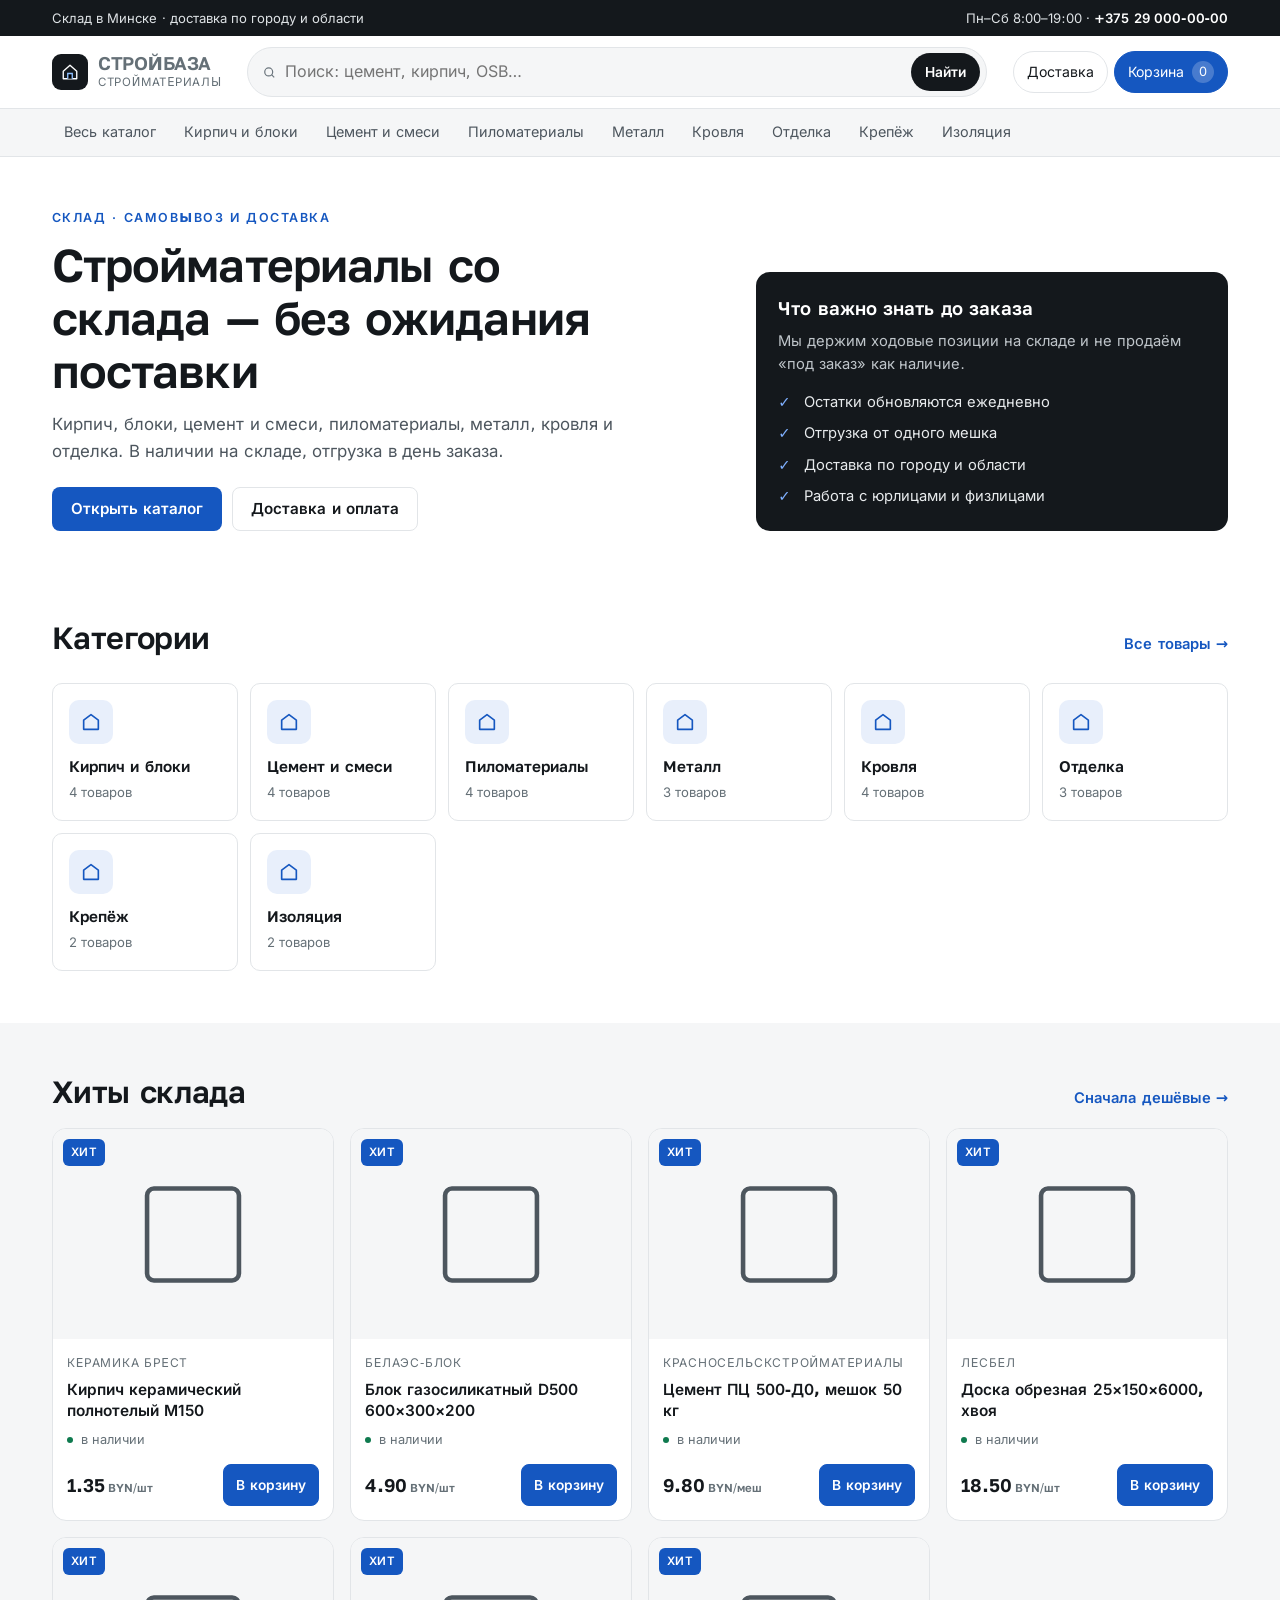
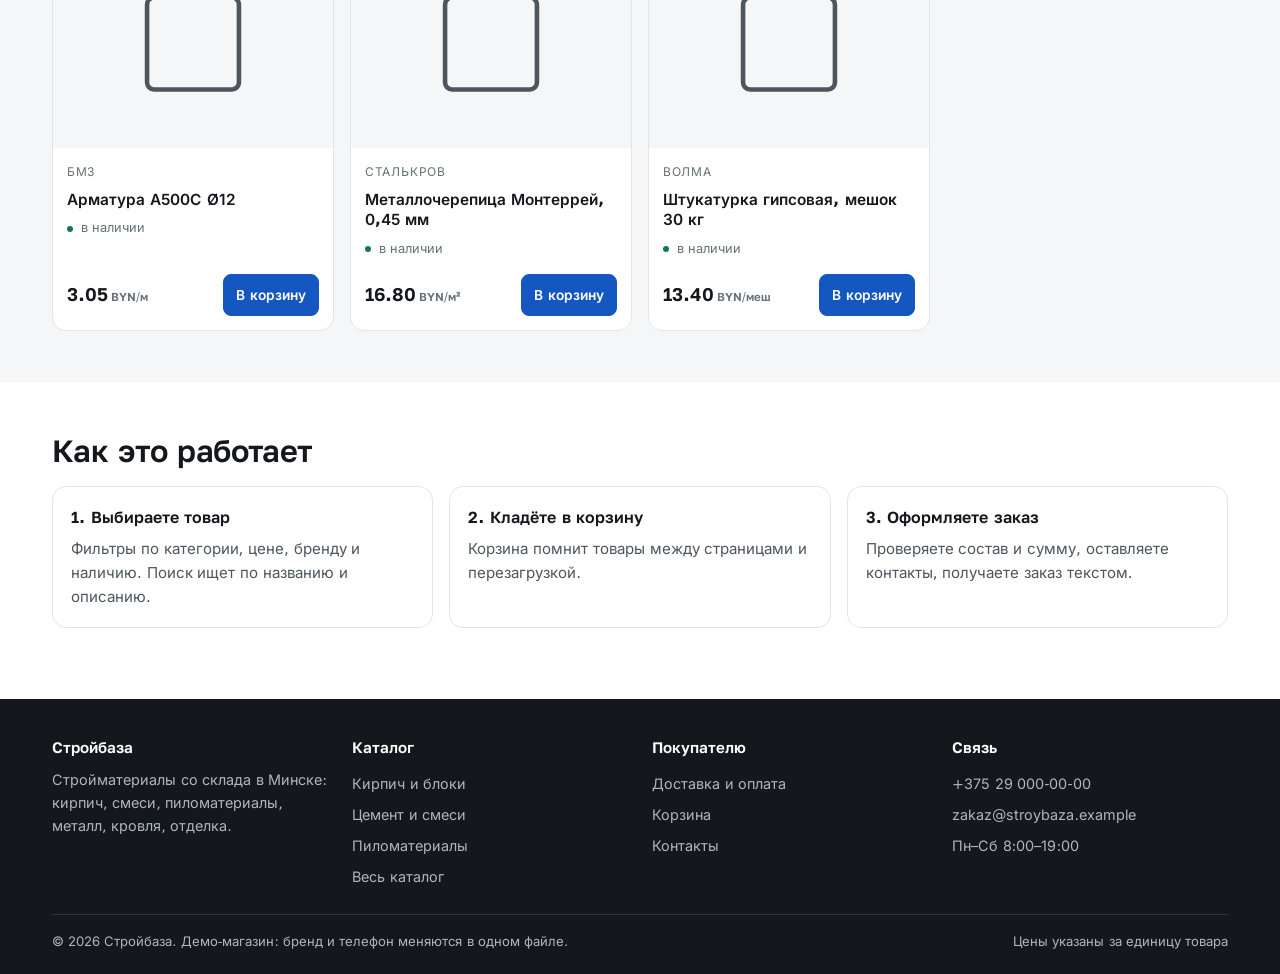
<file: index.html>
<!DOCTYPE html>
<html lang="ru">
<head>
<meta charset="UTF-8">
<meta name="viewport" content="width=device-width, initial-scale=1">
<link rel="stylesheet" href="assets/style.css">
<link rel="icon" href="img/favicon.svg" type="image/svg+xml">
<script src="assets/data.js" defer></script>
<script src="assets/app.js" defer></script>

<title>Стройбаза — стройматериалы со склада в Минске: кирпич, смеси, пиломатериалы</title>
<meta name="description" content="Стройматериалы со склада: кирпич и блоки, цемент и смеси, пиломатериалы, металл, кровля, отделка, крепёж, изоляция. Остатки, цены, доставка по городу и области.">
</head>
<body>
<div class="topbar"><div class="wrap"><span>Склад в Минске · доставка по городу и области</span><span>Пн–Сб 8:00–19:00 · <b>+375 29 000-00-00</b></span></div></div>
<header class="site">
  <div class="wrap hrow">
    <a class="logo" href="index.html">
      <i><svg viewBox="0 0 24 24" width="18" height="18" aria-hidden="true"><path d="M3 11 12 3l9 8v10H3z" fill="none" stroke="#fff" stroke-width="1.8" stroke-linejoin="round"/><path d="M9 21v-7h6v7" stroke="#8fc0ff" stroke-width="1.8"/></svg></i>
      <span><b>Стройбаза</b><span>стройматериалы</span></span>
    </a>
    <form class="search" id="searchform" role="search">
      <svg width="17" height="17" viewBox="0 0 24 24" fill="none" aria-hidden="true"><circle cx="11" cy="11" r="6.5" stroke="#6b757d" stroke-width="2"/><path d="m16 16 4 4" stroke="#6b757d" stroke-width="2"/></svg>
      <input id="q" type="search" placeholder="Поиск: цемент, кирпич, OSB…" aria-label="Поиск по каталогу">
      <button type="submit">Найти</button>
    </form>
    <div class="hact">
      <a class="iconbtn" href="delivery.html">Доставка</a>
      <a class="iconbtn cartbtn" href="cart.html">Корзина <span class="cnt" data-cart-count>0</span></a>
    </div>
  </div>
</header>
<nav class="cats"><div class="wrap"><ul>
  <li><a href="catalog.html">Весь каталог</a></li>
  <li><a href="catalog.html?cat=kirpich">Кирпич и блоки</a></li>
  <li><a href="catalog.html?cat=smesi">Цемент и смеси</a></li>
  <li><a href="catalog.html?cat=les">Пиломатериалы</a></li>
  <li><a href="catalog.html?cat=metall">Металл</a></li>
  <li><a href="catalog.html?cat=krovlya">Кровля</a></li>
  <li><a href="catalog.html?cat=otdelka">Отделка</a></li>
  <li><a href="catalog.html?cat=krepezh">Крепёж</a></li>
  <li><a href="catalog.html?cat=izolyaciya">Изоляция</a></li>
</ul></div></nav>

<main>
<section class="hero"><div class="wrap"><div class="hero-grid">
  <div>
    <div style="font-size:.78rem;letter-spacing:.12em;text-transform:uppercase;color:var(--acc);font-weight:600;margin-bottom:10px">Склад · самовывоз и доставка</div>
    <h1>Стройматериалы со склада — без ожидания поставки</h1>
    <p>Кирпич, блоки, цемент и смеси, пиломатериалы, металл, кровля и отделка. В наличии на складе, отгрузка в день заказа.</p>
    <div class="btns"><a class="btn btn-acc" href="catalog.html">Открыть каталог</a><a class="btn btn-ghost" href="delivery.html">Доставка и оплата</a></div>
  </div>
  <div class="promo"><b>Что важно знать до заказа</b><p>Мы держим ходовые позиции на складе и не продаём «под заказ» как наличие.</p>
    <ul><li>Остатки обновляются ежедневно</li><li>Отгрузка от одного мешка</li><li>Доставка по городу и области</li><li>Работа с юрлицами и физлицами</li></ul></div>
</div></div></section>
<section class="blk"><div class="wrap">
  <div class="sec-head"><h2>Категории</h2><a href="catalog.html">Все товары →</a></div>
  <div class="cats-grid" id="cats"></div>
</div></section>
<section class="blk" style="background:var(--surf)"><div class="wrap">
  <div class="sec-head"><h2>Хиты склада</h2><a href="catalog.html?sort=cheap">Сначала дешёвые →</a></div>
  <div class="grid" id="hits"></div>
</div></section>
<section class="blk"><div class="wrap">
  <div class="sec-head"><h2>Как это работает</h2></div>
  <div class="grid" style="grid-template-columns:repeat(auto-fit,minmax(240px,1fr))">
    <div style="border:1px solid var(--line);border-radius:14px;padding:18px"><b style="font-family:var(--f);display:block;margin-bottom:6px">1. Выбираете товар</b><p style="color:var(--ink2);font-size:.94rem">Фильтры по категории, цене, бренду и наличию. Поиск ищет по названию и описанию.</p></div>
    <div style="border:1px solid var(--line);border-radius:14px;padding:18px"><b style="font-family:var(--f);display:block;margin-bottom:6px">2. Кладёте в корзину</b><p style="color:var(--ink2);font-size:.94rem">Корзина помнит товары между страницами и перезагрузкой.</p></div>
    <div style="border:1px solid var(--line);border-radius:14px;padding:18px"><b style="font-family:var(--f);display:block;margin-bottom:6px">3. Оформляете заказ</b><p style="color:var(--ink2);font-size:.94rem">Проверяете состав и сумму, оставляете контакты, получаете заказ текстом.</p></div>
  </div>
</div></section>
<script>
document.addEventListener('DOMContentLoaded',function(){
  var S=window.STORE, box=document.getElementById('cats');
  var counts={}; S.products.forEach(function(p){ counts[p.cat]=(counts[p.cat]||0)+1; });
  box.innerHTML=S.categories.map(function(c){
    return '<a class="catcard" href="catalog.html?cat='+c[0]+'"><i><svg width="22" height="22" viewBox="0 0 24 24" fill="none"><path d="M4 10 12 4l8 6v10H4z" stroke="#1557c0" stroke-width="1.8" stroke-linejoin="round"/></svg></i><b>'+c[1]+'</b><span>'+counts[c[0]]+' '+((counts[c[0]]%10===1&&counts[c[0]]%100!==11)?'товар':'товаров')+'</span></a>';
  }).join('');
  var hits=document.getElementById('hits');
  hits.innerHTML=S.products.filter(function(p){return p.badge==='хит';}).slice(0,8).map(function(p){
    var out=p.stock===0;
    return '<article class="card"><a class="ph" href="product.html?id='+p.id+'"><span class="badge">хит</span>'
      +'<svg viewBox="0 0 64 64" fill="none"><rect x="12" y="12" width="40" height="40" rx="3" stroke="#4d565e" stroke-width="2"/></svg></a>'
      +'<div class="body"><span class="cat">'+p.brand+'</span><h3><a href="product.html?id='+p.id+'">'+p.name+'</a></h3>'
      +'<div class="meta"><span class="dot"></span>в наличии</div>'
      +'<div class="bottom"><span class="price">'+p.price.toFixed(2)+'<small>BYN/'+p.unit+'</small></span><button class="add" data-add="'+p.id+'">В корзину</button></div></div></article>';
  }).join('');
});
</script>

</main>
<footer class="site">
  <div class="wrap">
    <div class="fgrid">
      <div><b>Стройбаза</b><p>Стройматериалы со склада в Минске: кирпич, смеси, пиломатериалы, металл, кровля, отделка.</p></div>
      <div><b>Каталог</b><a href="catalog.html?cat=kirpich">Кирпич и блоки</a><a href="catalog.html?cat=smesi">Цемент и смеси</a><a href="catalog.html?cat=les">Пиломатериалы</a><a href="catalog.html">Весь каталог</a></div>
      <div><b>Покупателю</b><a href="delivery.html">Доставка и оплата</a><a href="cart.html">Корзина</a><a href="contacts.html">Контакты</a></div>
      <div><b>Связь</b><a href="tel:+375290000000">+375 29 000-00-00</a><a href="mailto:zakaz@stroybaza.example">zakaz@stroybaza.example</a><span style="display:block;padding:4px 0">Пн–Сб 8:00–19:00</span></div>
    </div>
    <div class="fbot"><span>© 2026 Стройбаза. Демо-магазин: бренд и телефон меняются в одном файле.</span><span>Цены указаны за единицу товара</span></div>
  </div>
</footer>

</body>
</html>
</file>
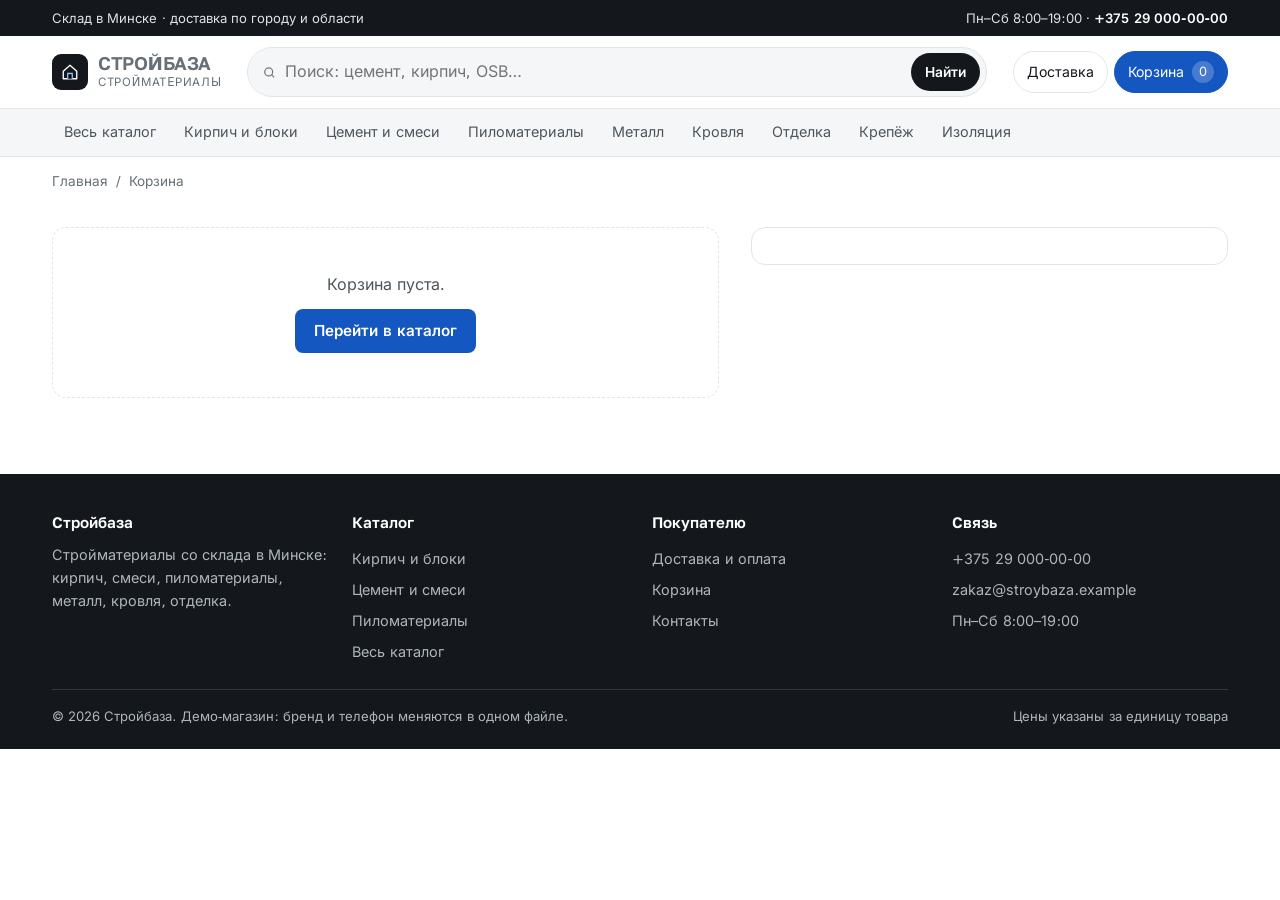
<file: cart.html>
<!DOCTYPE html>
<html lang="ru">
<head>
<meta charset="UTF-8">
<meta name="viewport" content="width=device-width, initial-scale=1">
<link rel="stylesheet" href="assets/style.css">
<link rel="icon" href="img/favicon.svg" type="image/svg+xml">
<script src="assets/data.js" defer></script>
<script src="assets/app.js" defer></script>

<title>Корзина и оформление заказа | Стройбаза</title>
<meta name="description" content="Корзина: состав заказа, количество, сумма, оформление с проверкой контактов.">
</head>
<body>
<div class="topbar"><div class="wrap"><span>Склад в Минске · доставка по городу и области</span><span>Пн–Сб 8:00–19:00 · <b>+375 29 000-00-00</b></span></div></div>
<header class="site">
  <div class="wrap hrow">
    <a class="logo" href="index.html">
      <i><svg viewBox="0 0 24 24" width="18" height="18" aria-hidden="true"><path d="M3 11 12 3l9 8v10H3z" fill="none" stroke="#fff" stroke-width="1.8" stroke-linejoin="round"/><path d="M9 21v-7h6v7" stroke="#8fc0ff" stroke-width="1.8"/></svg></i>
      <span><b>Стройбаза</b><span>стройматериалы</span></span>
    </a>
    <form class="search" id="searchform" role="search">
      <svg width="17" height="17" viewBox="0 0 24 24" fill="none" aria-hidden="true"><circle cx="11" cy="11" r="6.5" stroke="#6b757d" stroke-width="2"/><path d="m16 16 4 4" stroke="#6b757d" stroke-width="2"/></svg>
      <input id="q" type="search" placeholder="Поиск: цемент, кирпич, OSB…" aria-label="Поиск по каталогу">
      <button type="submit">Найти</button>
    </form>
    <div class="hact">
      <a class="iconbtn" href="delivery.html">Доставка</a>
      <a class="iconbtn cartbtn" href="cart.html">Корзина <span class="cnt" data-cart-count>0</span></a>
    </div>
  </div>
</header>
<nav class="cats"><div class="wrap"><ul>
  <li><a href="catalog.html">Весь каталог</a></li>
  <li><a href="catalog.html?cat=kirpich">Кирпич и блоки</a></li>
  <li><a href="catalog.html?cat=smesi">Цемент и смеси</a></li>
  <li><a href="catalog.html?cat=les">Пиломатериалы</a></li>
  <li><a href="catalog.html?cat=metall">Металл</a></li>
  <li><a href="catalog.html?cat=krovlya">Кровля</a></li>
  <li><a href="catalog.html?cat=otdelka">Отделка</a></li>
  <li><a href="catalog.html?cat=krepezh">Крепёж</a></li>
  <li><a href="catalog.html?cat=izolyaciya">Изоляция</a></li>
</ul></div></nav>

<main>
<div class="wrap"><div class="crumbs"><a href="index.html">Главная</a> / <span>Корзина</span></div></div>
<div class="wrap"><div class="cart">
  <div id="cart"></div>
  <aside class="summary" id="summary"></aside>
</div></div>
</main>
<footer class="site">
  <div class="wrap">
    <div class="fgrid">
      <div><b>Стройбаза</b><p>Стройматериалы со склада в Минске: кирпич, смеси, пиломатериалы, металл, кровля, отделка.</p></div>
      <div><b>Каталог</b><a href="catalog.html?cat=kirpich">Кирпич и блоки</a><a href="catalog.html?cat=smesi">Цемент и смеси</a><a href="catalog.html?cat=les">Пиломатериалы</a><a href="catalog.html">Весь каталог</a></div>
      <div><b>Покупателю</b><a href="delivery.html">Доставка и оплата</a><a href="cart.html">Корзина</a><a href="contacts.html">Контакты</a></div>
      <div><b>Связь</b><a href="tel:+375290000000">+375 29 000-00-00</a><a href="mailto:zakaz@stroybaza.example">zakaz@stroybaza.example</a><span style="display:block;padding:4px 0">Пн–Сб 8:00–19:00</span></div>
    </div>
    <div class="fbot"><span>© 2026 Стройбаза. Демо-магазин: бренд и телефон меняются в одном файле.</span><span>Цены указаны за единицу товара</span></div>
  </div>
</footer>

</body>
</html>
</file>
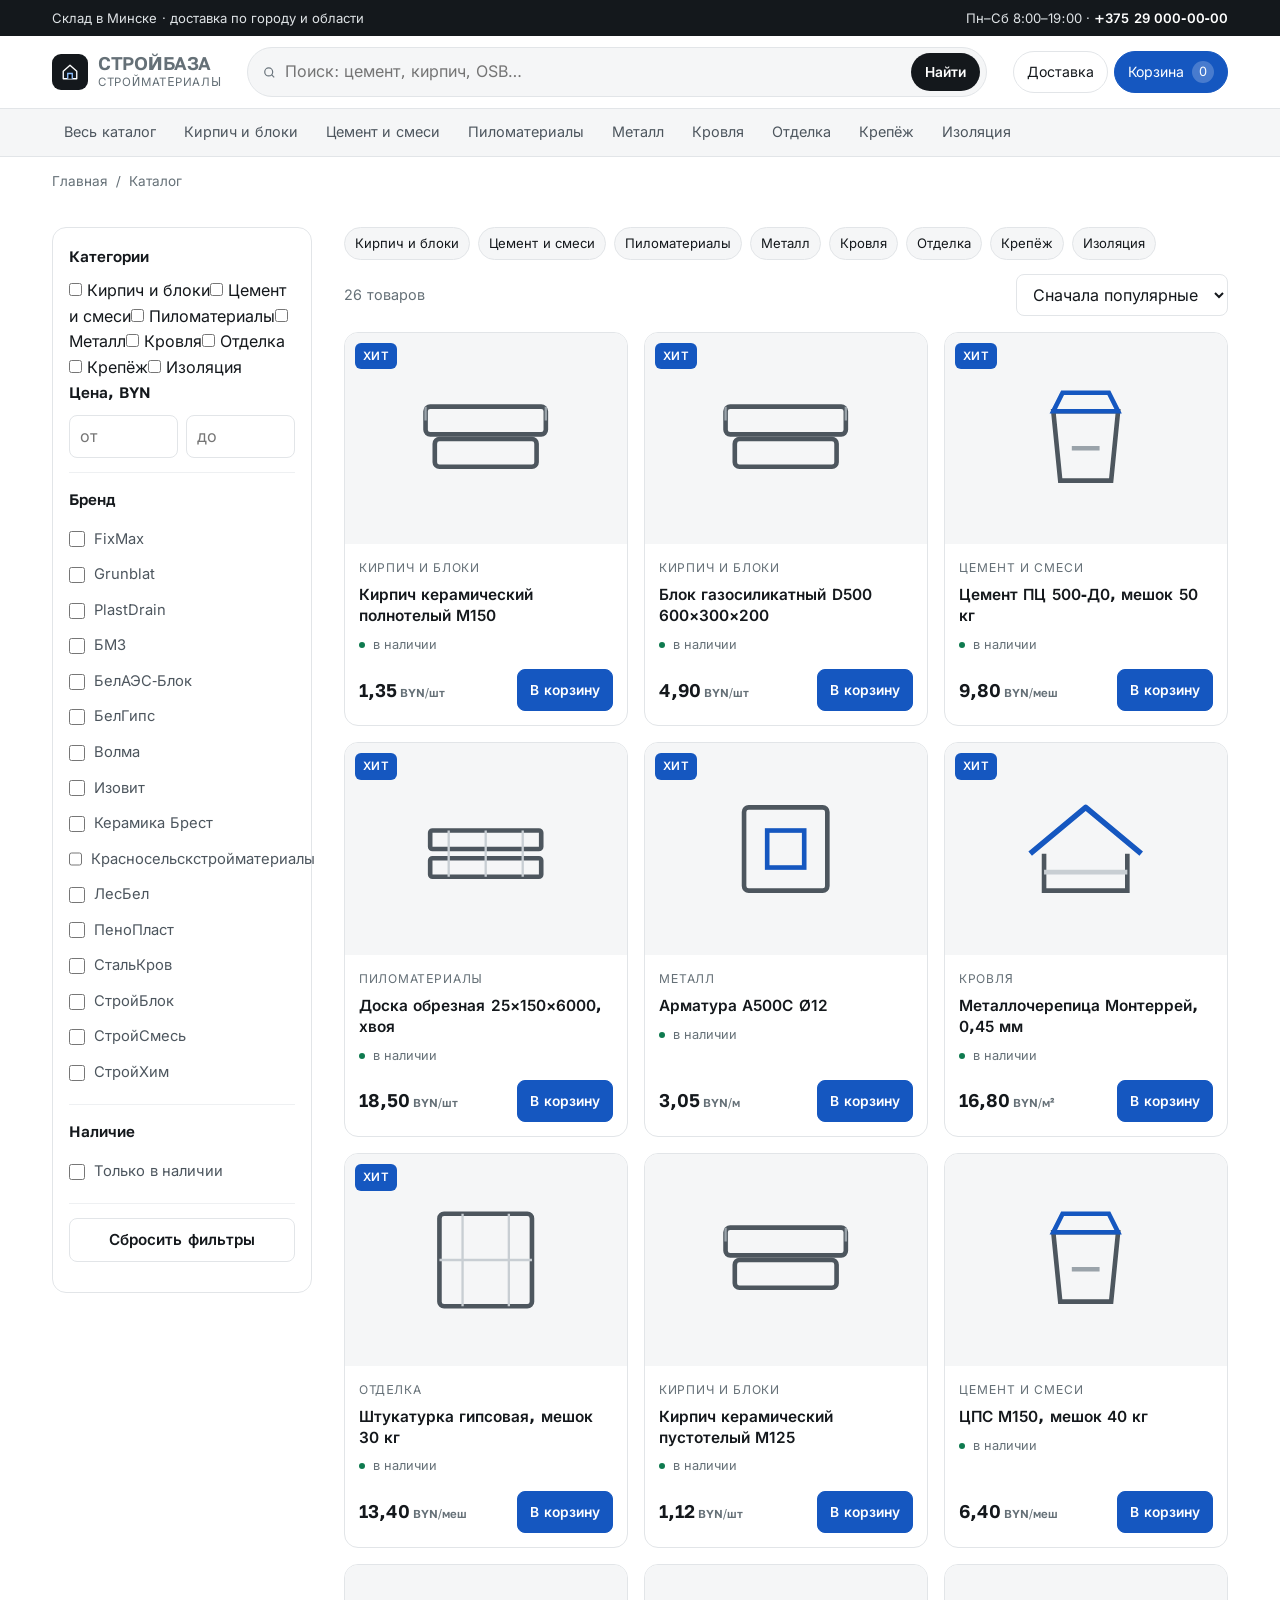
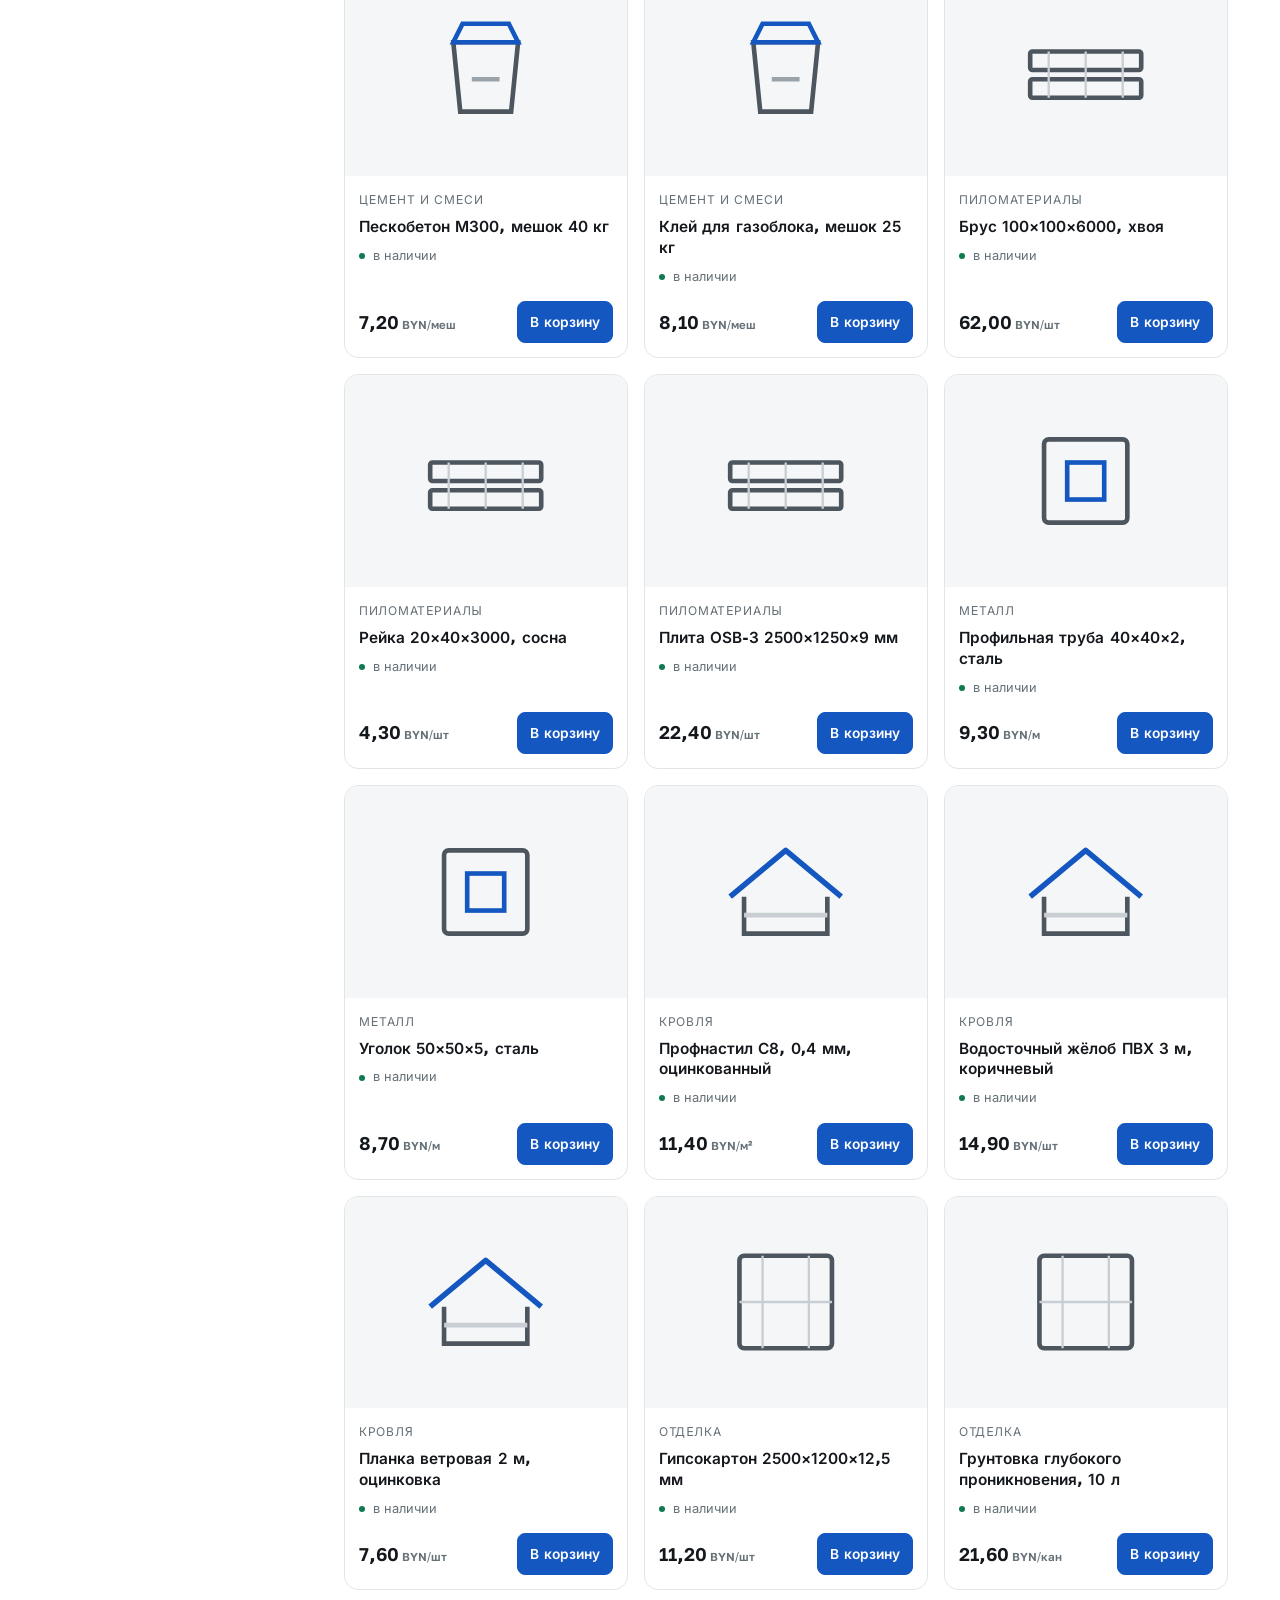
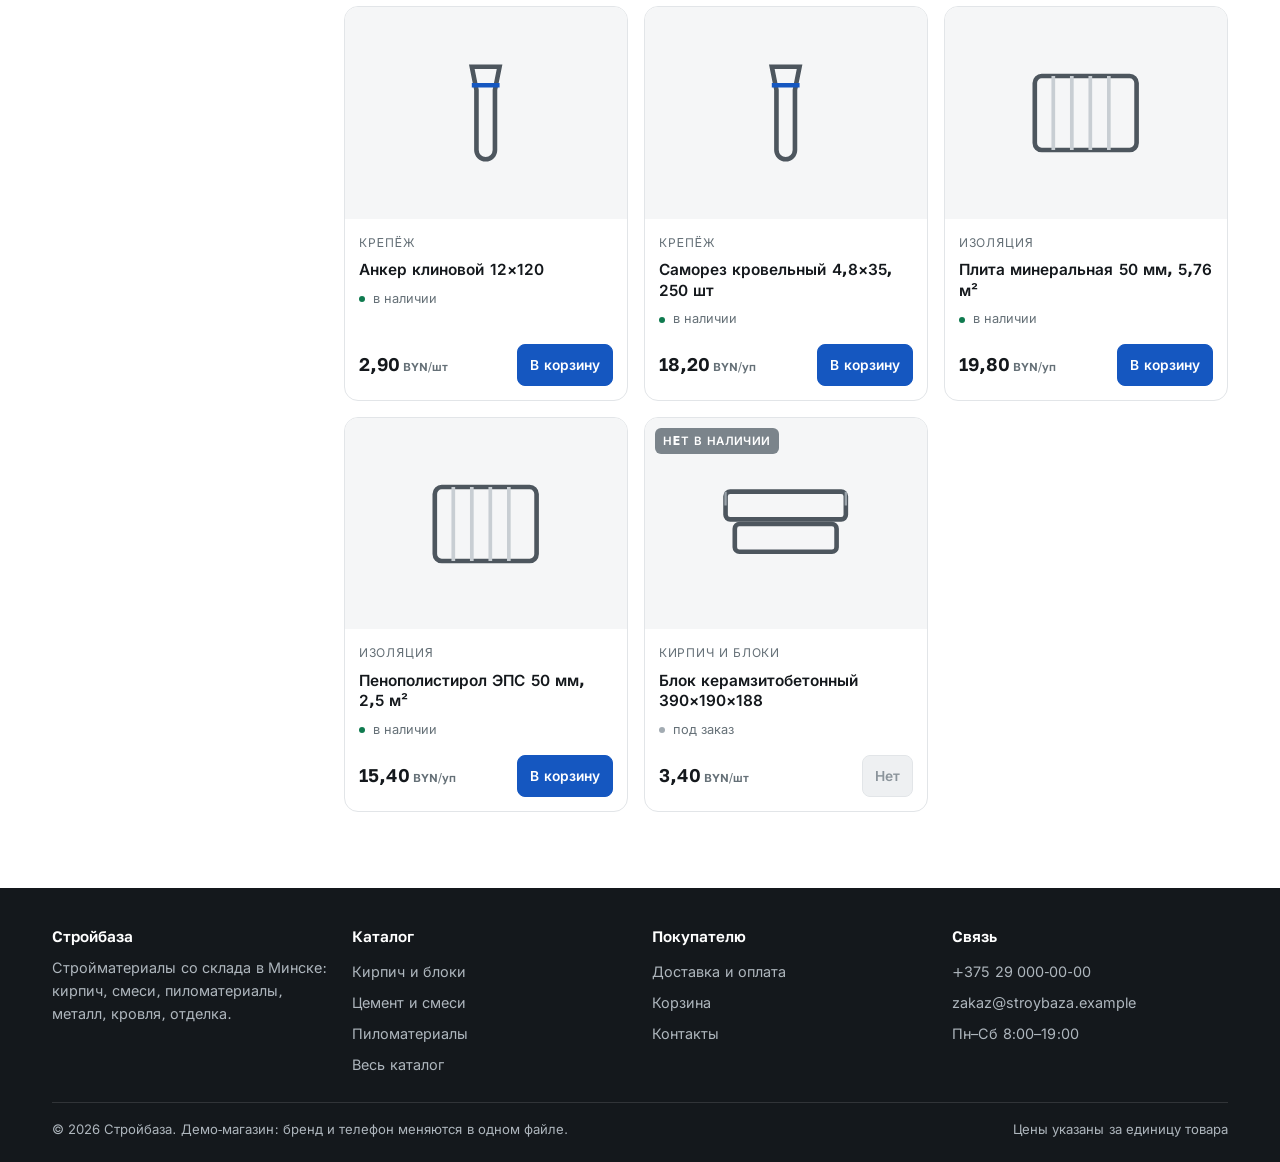
<file: catalog.html>
<!DOCTYPE html>
<html lang="ru">
<head>
<meta charset="UTF-8">
<meta name="viewport" content="width=device-width, initial-scale=1">
<link rel="stylesheet" href="assets/style.css">
<link rel="icon" href="img/favicon.svg" type="image/svg+xml">
<script src="assets/data.js" defer></script>
<script src="assets/app.js" defer></script>

<title>Каталог стройматериалов — фильтры и наличие | Стройбаза</title>
<meta name="description" content="Каталог стройматериалов с фильтрами по категории, цене, бренду и наличию. Кирпич, смеси, пиломатериалы, металл, кровля, отделка.">
</head>
<body>
<div class="topbar"><div class="wrap"><span>Склад в Минске · доставка по городу и области</span><span>Пн–Сб 8:00–19:00 · <b>+375 29 000-00-00</b></span></div></div>
<header class="site">
  <div class="wrap hrow">
    <a class="logo" href="index.html">
      <i><svg viewBox="0 0 24 24" width="18" height="18" aria-hidden="true"><path d="M3 11 12 3l9 8v10H3z" fill="none" stroke="#fff" stroke-width="1.8" stroke-linejoin="round"/><path d="M9 21v-7h6v7" stroke="#8fc0ff" stroke-width="1.8"/></svg></i>
      <span><b>Стройбаза</b><span>стройматериалы</span></span>
    </a>
    <form class="search" id="searchform" role="search">
      <svg width="17" height="17" viewBox="0 0 24 24" fill="none" aria-hidden="true"><circle cx="11" cy="11" r="6.5" stroke="#6b757d" stroke-width="2"/><path d="m16 16 4 4" stroke="#6b757d" stroke-width="2"/></svg>
      <input id="q" type="search" placeholder="Поиск: цемент, кирпич, OSB…" aria-label="Поиск по каталогу">
      <button type="submit">Найти</button>
    </form>
    <div class="hact">
      <a class="iconbtn" href="delivery.html">Доставка</a>
      <a class="iconbtn cartbtn" href="cart.html">Корзина <span class="cnt" data-cart-count>0</span></a>
    </div>
  </div>
</header>
<nav class="cats"><div class="wrap"><ul>
  <li><a href="catalog.html">Весь каталог</a></li>
  <li><a href="catalog.html?cat=kirpich">Кирпич и блоки</a></li>
  <li><a href="catalog.html?cat=smesi">Цемент и смеси</a></li>
  <li><a href="catalog.html?cat=les">Пиломатериалы</a></li>
  <li><a href="catalog.html?cat=metall">Металл</a></li>
  <li><a href="catalog.html?cat=krovlya">Кровля</a></li>
  <li><a href="catalog.html?cat=otdelka">Отделка</a></li>
  <li><a href="catalog.html?cat=krepezh">Крепёж</a></li>
  <li><a href="catalog.html?cat=izolyaciya">Изоляция</a></li>
</ul></div></nav>

<main>
<div class="wrap"><div class="crumbs"><a href="index.html">Главная</a> / <span>Каталог</span></div></div>
<div class="wrap"><div class="catalog" id="catalog">
  <aside class="filters" id="filters"></aside>
  <div>
    <div class="chips" id="chips"></div>
    <div class="toolbar">
      <span class="count" id="count">—</span>
      <select id="sort" aria-label="Сортировка">
        <option value="pop">Сначала популярные</option>
        <option value="cheap">Сначала дешёвые</option>
        <option value="exp">Сначала дорогие</option>
        <option value="name">По названию</option>
      </select>
    </div>
    <div class="grid" id="grid"></div>
    <div class="empty" id="empty" hidden><p style="margin-bottom:10px">По этим фильтрам ничего не нашлось.</p><button class="btn btn-ghost" onclick="document.getElementById('freset').click()">Сбросить фильтры</button></div>
  </div>
</div></div>
</main>
<footer class="site">
  <div class="wrap">
    <div class="fgrid">
      <div><b>Стройбаза</b><p>Стройматериалы со склада в Минске: кирпич, смеси, пиломатериалы, металл, кровля, отделка.</p></div>
      <div><b>Каталог</b><a href="catalog.html?cat=kirpich">Кирпич и блоки</a><a href="catalog.html?cat=smesi">Цемент и смеси</a><a href="catalog.html?cat=les">Пиломатериалы</a><a href="catalog.html">Весь каталог</a></div>
      <div><b>Покупателю</b><a href="delivery.html">Доставка и оплата</a><a href="cart.html">Корзина</a><a href="contacts.html">Контакты</a></div>
      <div><b>Связь</b><a href="tel:+375290000000">+375 29 000-00-00</a><a href="mailto:zakaz@stroybaza.example">zakaz@stroybaza.example</a><span style="display:block;padding:4px 0">Пн–Сб 8:00–19:00</span></div>
    </div>
    <div class="fbot"><span>© 2026 Стройбаза. Демо-магазин: бренд и телефон меняются в одном файле.</span><span>Цены указаны за единицу товара</span></div>
  </div>
</footer>

</body>
</html>
</file>
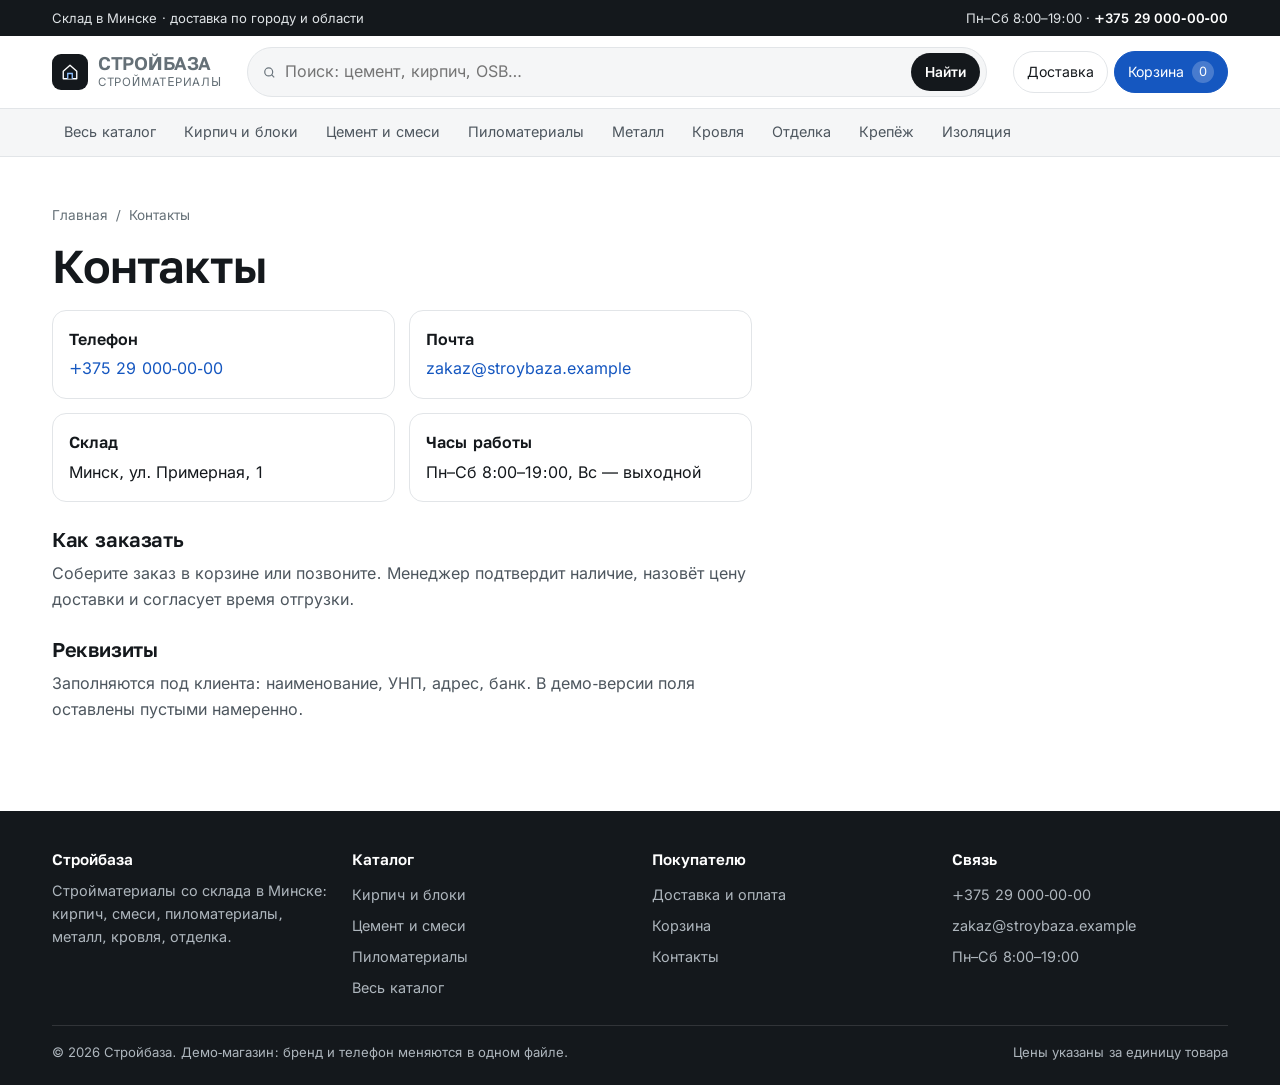
<file: contacts.html>
<!DOCTYPE html>
<html lang="ru">
<head>
<meta charset="UTF-8">
<meta name="viewport" content="width=device-width, initial-scale=1">
<link rel="stylesheet" href="assets/style.css">
<link rel="icon" href="img/favicon.svg" type="image/svg+xml">
<script src="assets/data.js" defer></script>
<script src="assets/app.js" defer></script>

<title>Контакты | Стройбаза</title>
<meta name="description" content="Телефон, адрес склада и время работы магазина стройматериалов.">
</head>
<body>
<div class="topbar"><div class="wrap"><span>Склад в Минске · доставка по городу и области</span><span>Пн–Сб 8:00–19:00 · <b>+375 29 000-00-00</b></span></div></div>
<header class="site">
  <div class="wrap hrow">
    <a class="logo" href="index.html">
      <i><svg viewBox="0 0 24 24" width="18" height="18" aria-hidden="true"><path d="M3 11 12 3l9 8v10H3z" fill="none" stroke="#fff" stroke-width="1.8" stroke-linejoin="round"/><path d="M9 21v-7h6v7" stroke="#8fc0ff" stroke-width="1.8"/></svg></i>
      <span><b>Стройбаза</b><span>стройматериалы</span></span>
    </a>
    <form class="search" id="searchform" role="search">
      <svg width="17" height="17" viewBox="0 0 24 24" fill="none" aria-hidden="true"><circle cx="11" cy="11" r="6.5" stroke="#6b757d" stroke-width="2"/><path d="m16 16 4 4" stroke="#6b757d" stroke-width="2"/></svg>
      <input id="q" type="search" placeholder="Поиск: цемент, кирпич, OSB…" aria-label="Поиск по каталогу">
      <button type="submit">Найти</button>
    </form>
    <div class="hact">
      <a class="iconbtn" href="delivery.html">Доставка</a>
      <a class="iconbtn cartbtn" href="cart.html">Корзина <span class="cnt" data-cart-count>0</span></a>
    </div>
  </div>
</header>
<nav class="cats"><div class="wrap"><ul>
  <li><a href="catalog.html">Весь каталог</a></li>
  <li><a href="catalog.html?cat=kirpich">Кирпич и блоки</a></li>
  <li><a href="catalog.html?cat=smesi">Цемент и смеси</a></li>
  <li><a href="catalog.html?cat=les">Пиломатериалы</a></li>
  <li><a href="catalog.html?cat=metall">Металл</a></li>
  <li><a href="catalog.html?cat=krovlya">Кровля</a></li>
  <li><a href="catalog.html?cat=otdelka">Отделка</a></li>
  <li><a href="catalog.html?cat=krepezh">Крепёж</a></li>
  <li><a href="catalog.html?cat=izolyaciya">Изоляция</a></li>
</ul></div></nav>

<main>
<div class="wrap"><div class="doc">
  <div class="crumbs"><a href="index.html">Главная</a> / <span>Контакты</span></div>
  <h1 style="margin-top:12px">Контакты</h1>
  <div class="contact-grid">
    <div><b>Телефон</b><a href="tel:+375290000000">+375 29 000-00-00</a></div>
    <div><b>Почта</b><a href="mailto:zakaz@stroybaza.example">zakaz@stroybaza.example</a></div>
    <div><b>Склад</b>Минск, ул. Примерная, 1</div>
    <div><b>Часы работы</b>Пн–Сб 8:00–19:00, Вс — выходной</div>
  </div>
  <h2>Как заказать</h2>
  <p>Соберите заказ в корзине или позвоните. Менеджер подтвердит наличие, назовёт цену доставки и согласует время отгрузки.</p>
  <h2>Реквизиты</h2>
  <p>Заполняются под клиента: наименование, УНП, адрес, банк. В демо-версии поля оставлены пустыми намеренно.</p>
</div></div>
</main>
<footer class="site">
  <div class="wrap">
    <div class="fgrid">
      <div><b>Стройбаза</b><p>Стройматериалы со склада в Минске: кирпич, смеси, пиломатериалы, металл, кровля, отделка.</p></div>
      <div><b>Каталог</b><a href="catalog.html?cat=kirpich">Кирпич и блоки</a><a href="catalog.html?cat=smesi">Цемент и смеси</a><a href="catalog.html?cat=les">Пиломатериалы</a><a href="catalog.html">Весь каталог</a></div>
      <div><b>Покупателю</b><a href="delivery.html">Доставка и оплата</a><a href="cart.html">Корзина</a><a href="contacts.html">Контакты</a></div>
      <div><b>Связь</b><a href="tel:+375290000000">+375 29 000-00-00</a><a href="mailto:zakaz@stroybaza.example">zakaz@stroybaza.example</a><span style="display:block;padding:4px 0">Пн–Сб 8:00–19:00</span></div>
    </div>
    <div class="fbot"><span>© 2026 Стройбаза. Демо-магазин: бренд и телефон меняются в одном файле.</span><span>Цены указаны за единицу товара</span></div>
  </div>
</footer>

</body>
</html>
</file>
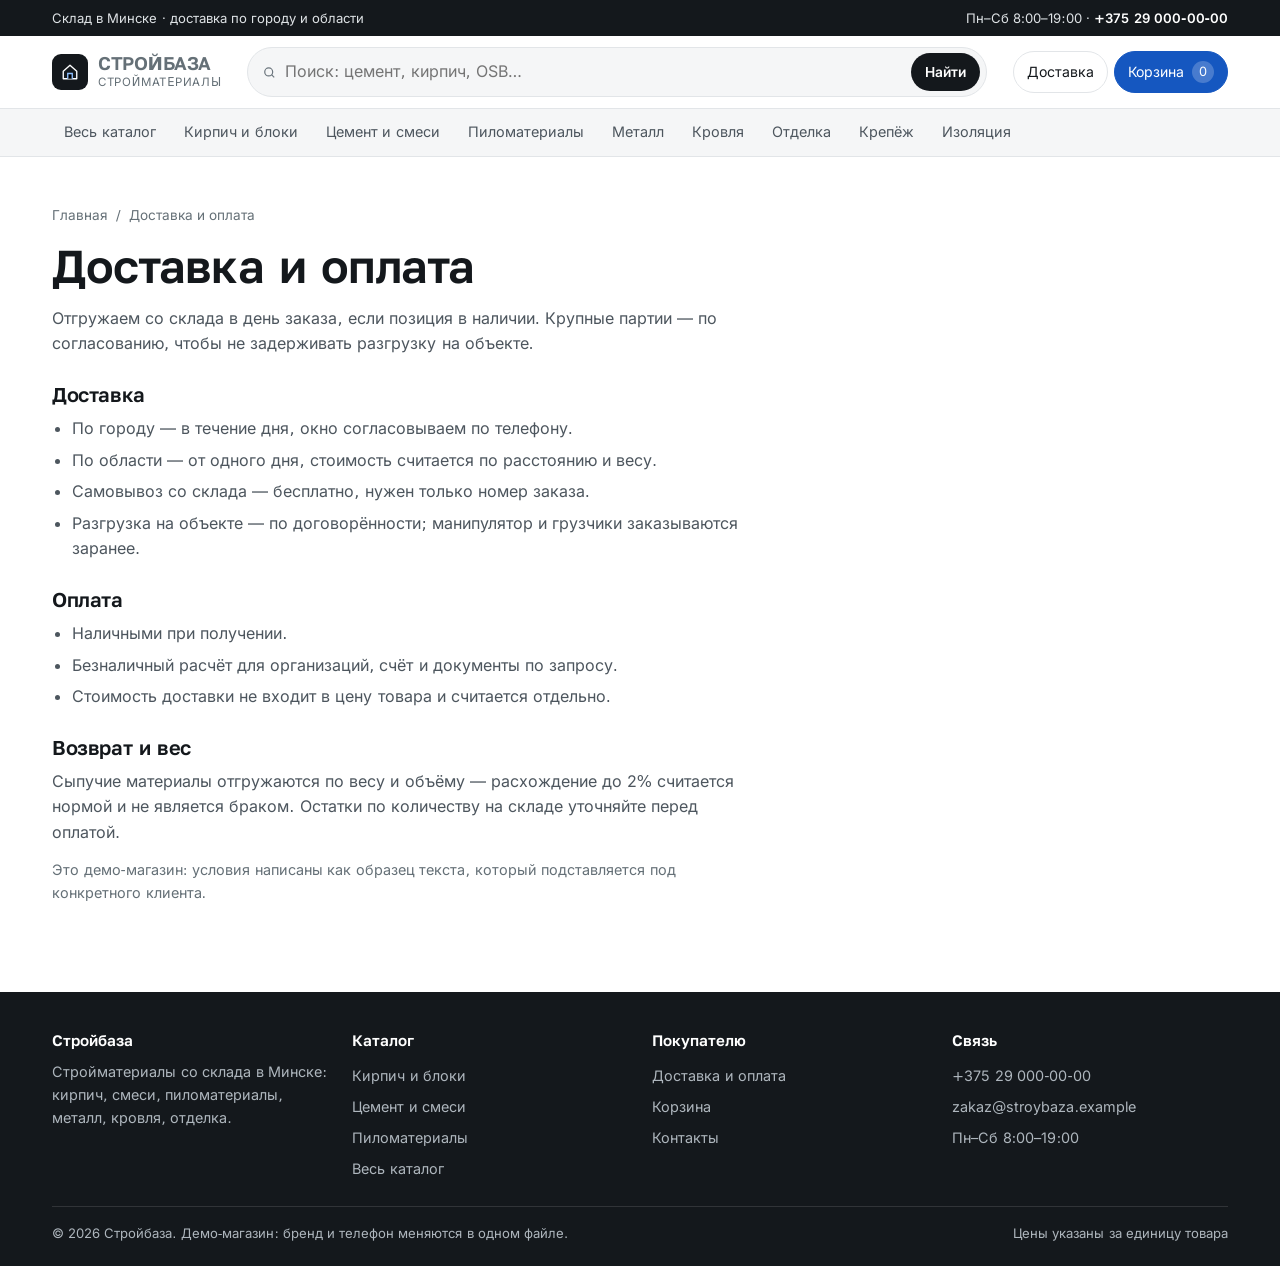
<file: delivery.html>
<!DOCTYPE html>
<html lang="ru">
<head>
<meta charset="UTF-8">
<meta name="viewport" content="width=device-width, initial-scale=1">
<link rel="stylesheet" href="assets/style.css">
<link rel="icon" href="img/favicon.svg" type="image/svg+xml">
<script src="assets/data.js" defer></script>
<script src="assets/app.js" defer></script>

<title>Доставка и оплата | Стройбаза</title>
<meta name="description" content="Условия доставки стройматериалов по городу и области, самовывоз со склада, оплата наличными и по счёту.">
</head>
<body>
<div class="topbar"><div class="wrap"><span>Склад в Минске · доставка по городу и области</span><span>Пн–Сб 8:00–19:00 · <b>+375 29 000-00-00</b></span></div></div>
<header class="site">
  <div class="wrap hrow">
    <a class="logo" href="index.html">
      <i><svg viewBox="0 0 24 24" width="18" height="18" aria-hidden="true"><path d="M3 11 12 3l9 8v10H3z" fill="none" stroke="#fff" stroke-width="1.8" stroke-linejoin="round"/><path d="M9 21v-7h6v7" stroke="#8fc0ff" stroke-width="1.8"/></svg></i>
      <span><b>Стройбаза</b><span>стройматериалы</span></span>
    </a>
    <form class="search" id="searchform" role="search">
      <svg width="17" height="17" viewBox="0 0 24 24" fill="none" aria-hidden="true"><circle cx="11" cy="11" r="6.5" stroke="#6b757d" stroke-width="2"/><path d="m16 16 4 4" stroke="#6b757d" stroke-width="2"/></svg>
      <input id="q" type="search" placeholder="Поиск: цемент, кирпич, OSB…" aria-label="Поиск по каталогу">
      <button type="submit">Найти</button>
    </form>
    <div class="hact">
      <a class="iconbtn" href="delivery.html">Доставка</a>
      <a class="iconbtn cartbtn" href="cart.html">Корзина <span class="cnt" data-cart-count>0</span></a>
    </div>
  </div>
</header>
<nav class="cats"><div class="wrap"><ul>
  <li><a href="catalog.html">Весь каталог</a></li>
  <li><a href="catalog.html?cat=kirpich">Кирпич и блоки</a></li>
  <li><a href="catalog.html?cat=smesi">Цемент и смеси</a></li>
  <li><a href="catalog.html?cat=les">Пиломатериалы</a></li>
  <li><a href="catalog.html?cat=metall">Металл</a></li>
  <li><a href="catalog.html?cat=krovlya">Кровля</a></li>
  <li><a href="catalog.html?cat=otdelka">Отделка</a></li>
  <li><a href="catalog.html?cat=krepezh">Крепёж</a></li>
  <li><a href="catalog.html?cat=izolyaciya">Изоляция</a></li>
</ul></div></nav>

<main>
<div class="wrap"><div class="doc">
  <div class="crumbs"><a href="index.html">Главная</a> / <span>Доставка и оплата</span></div>
  <h1 style="margin-top:12px">Доставка и оплата</h1>
  <p>Отгружаем со склада в день заказа, если позиция в наличии. Крупные партии — по согласованию, чтобы не задерживать разгрузку на объекте.</p>
  <h2>Доставка</h2>
  <ul>
    <li>По городу — в течение дня, окно согласовываем по телефону.</li>
    <li>По области — от одного дня, стоимость считается по расстоянию и весу.</li>
    <li>Самовывоз со склада — бесплатно, нужен только номер заказа.</li>
    <li>Разгрузка на объекте — по договорённости; манипулятор и грузчики заказываются заранее.</li>
  </ul>
  <h2>Оплата</h2>
  <ul>
    <li>Наличными при получении.</li>
    <li>Безналичный расчёт для организаций, счёт и документы по запросу.</li>
    <li>Стоимость доставки не входит в цену товара и считается отдельно.</li>
  </ul>
  <h2>Возврат и вес</h2>
  <p>Сыпучие материалы отгружаются по весу и объёму — расхождение до 2% считается нормой и не является браком. Остатки по количеству на складе уточняйте перед оплатой.</p>
  <p style="font-size:.9rem;color:var(--ink3)">Это демо-магазин: условия написаны как образец текста, который подставляется под конкретного клиента.</p>
</div></div>
</main>
<footer class="site">
  <div class="wrap">
    <div class="fgrid">
      <div><b>Стройбаза</b><p>Стройматериалы со склада в Минске: кирпич, смеси, пиломатериалы, металл, кровля, отделка.</p></div>
      <div><b>Каталог</b><a href="catalog.html?cat=kirpich">Кирпич и блоки</a><a href="catalog.html?cat=smesi">Цемент и смеси</a><a href="catalog.html?cat=les">Пиломатериалы</a><a href="catalog.html">Весь каталог</a></div>
      <div><b>Покупателю</b><a href="delivery.html">Доставка и оплата</a><a href="cart.html">Корзина</a><a href="contacts.html">Контакты</a></div>
      <div><b>Связь</b><a href="tel:+375290000000">+375 29 000-00-00</a><a href="mailto:zakaz@stroybaza.example">zakaz@stroybaza.example</a><span style="display:block;padding:4px 0">Пн–Сб 8:00–19:00</span></div>
    </div>
    <div class="fbot"><span>© 2026 Стройбаза. Демо-магазин: бренд и телефон меняются в одном файле.</span><span>Цены указаны за единицу товара</span></div>
  </div>
</footer>

</body>
</html>
</file>
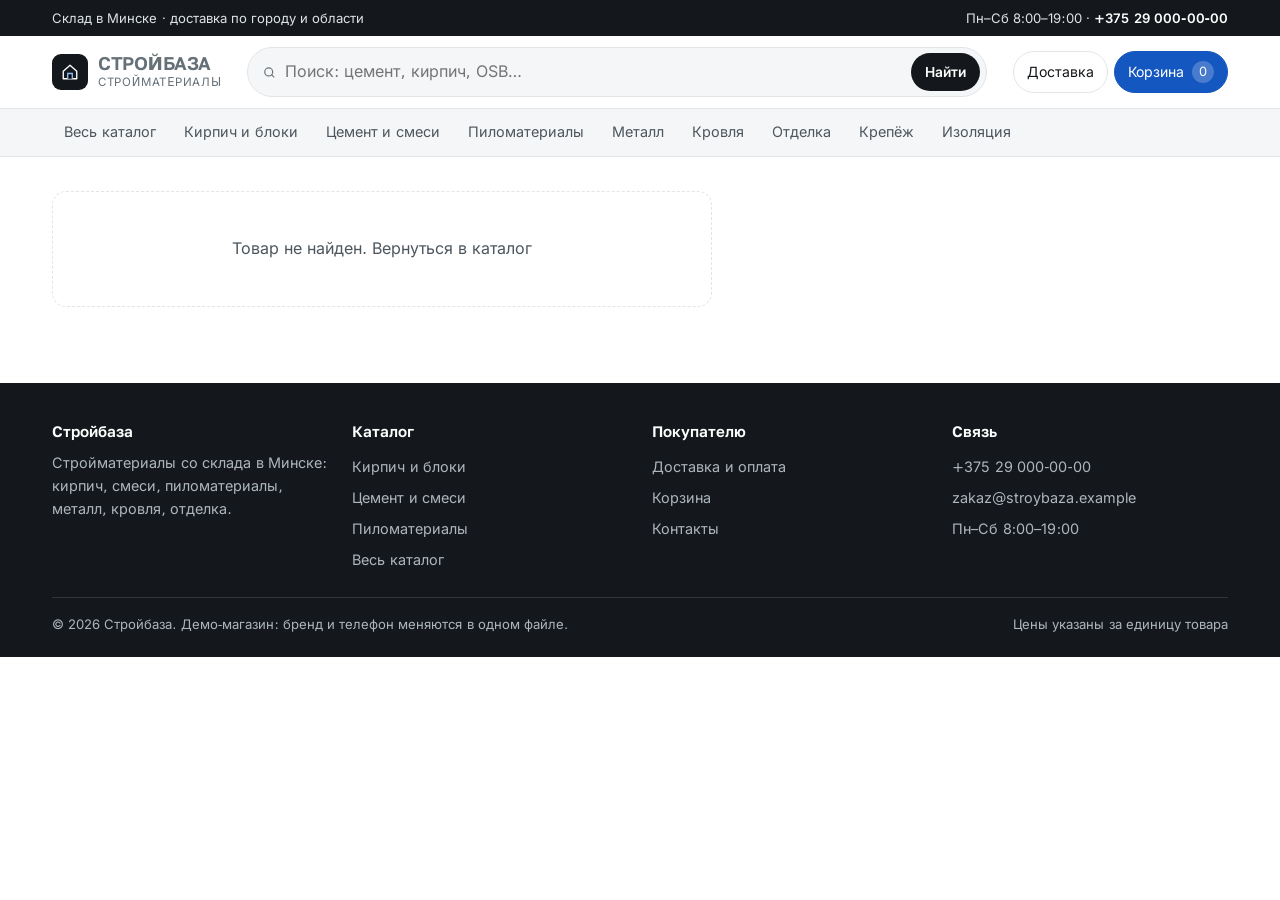
<file: product.html>
<!DOCTYPE html>
<html lang="ru">
<head>
<meta charset="UTF-8">
<meta name="viewport" content="width=device-width, initial-scale=1">
<link rel="stylesheet" href="assets/style.css">
<link rel="icon" href="img/favicon.svg" type="image/svg+xml">
<script src="assets/data.js" defer></script>
<script src="assets/app.js" defer></script>

<title>Товар — Стройбаза</title>
<meta name="description" content="Карточка товара: цена, наличие, характеристики, добавление в корзину.">
</head>
<body>
<div class="topbar"><div class="wrap"><span>Склад в Минске · доставка по городу и области</span><span>Пн–Сб 8:00–19:00 · <b>+375 29 000-00-00</b></span></div></div>
<header class="site">
  <div class="wrap hrow">
    <a class="logo" href="index.html">
      <i><svg viewBox="0 0 24 24" width="18" height="18" aria-hidden="true"><path d="M3 11 12 3l9 8v10H3z" fill="none" stroke="#fff" stroke-width="1.8" stroke-linejoin="round"/><path d="M9 21v-7h6v7" stroke="#8fc0ff" stroke-width="1.8"/></svg></i>
      <span><b>Стройбаза</b><span>стройматериалы</span></span>
    </a>
    <form class="search" id="searchform" role="search">
      <svg width="17" height="17" viewBox="0 0 24 24" fill="none" aria-hidden="true"><circle cx="11" cy="11" r="6.5" stroke="#6b757d" stroke-width="2"/><path d="m16 16 4 4" stroke="#6b757d" stroke-width="2"/></svg>
      <input id="q" type="search" placeholder="Поиск: цемент, кирпич, OSB…" aria-label="Поиск по каталогу">
      <button type="submit">Найти</button>
    </form>
    <div class="hact">
      <a class="iconbtn" href="delivery.html">Доставка</a>
      <a class="iconbtn cartbtn" href="cart.html">Корзина <span class="cnt" data-cart-count>0</span></a>
    </div>
  </div>
</header>
<nav class="cats"><div class="wrap"><ul>
  <li><a href="catalog.html">Весь каталог</a></li>
  <li><a href="catalog.html?cat=kirpich">Кирпич и блоки</a></li>
  <li><a href="catalog.html?cat=smesi">Цемент и смеси</a></li>
  <li><a href="catalog.html?cat=les">Пиломатериалы</a></li>
  <li><a href="catalog.html?cat=metall">Металл</a></li>
  <li><a href="catalog.html?cat=krovlya">Кровля</a></li>
  <li><a href="catalog.html?cat=otdelka">Отделка</a></li>
  <li><a href="catalog.html?cat=krepezh">Крепёж</a></li>
  <li><a href="catalog.html?cat=izolyaciya">Изоляция</a></li>
</ul></div></nav>

<main>
<div class="wrap"><div class="pdp" id="pdp"></div></div>
</main>
<footer class="site">
  <div class="wrap">
    <div class="fgrid">
      <div><b>Стройбаза</b><p>Стройматериалы со склада в Минске: кирпич, смеси, пиломатериалы, металл, кровля, отделка.</p></div>
      <div><b>Каталог</b><a href="catalog.html?cat=kirpich">Кирпич и блоки</a><a href="catalog.html?cat=smesi">Цемент и смеси</a><a href="catalog.html?cat=les">Пиломатериалы</a><a href="catalog.html">Весь каталог</a></div>
      <div><b>Покупателю</b><a href="delivery.html">Доставка и оплата</a><a href="cart.html">Корзина</a><a href="contacts.html">Контакты</a></div>
      <div><b>Связь</b><a href="tel:+375290000000">+375 29 000-00-00</a><a href="mailto:zakaz@stroybaza.example">zakaz@stroybaza.example</a><span style="display:block;padding:4px 0">Пн–Сб 8:00–19:00</span></div>
    </div>
    <div class="fbot"><span>© 2026 Стройбаза. Демо-магазин: бренд и телефон меняются в одном файле.</span><span>Цены указаны за единицу товара</span></div>
  </div>
</footer>

</body>
</html>
</file>
<file: assets/style.css>
@font-face{font-family:'Golos Text';font-style:normal;font-weight:600;font-display:block;src:url('../fonts/golos-text-cyrillic-600.woff2') format('woff2');unicode-range:U+0301, U+0400-045F, U+0490-0491, U+04B0-04B1, U+2116}
@font-face{font-family:'Golos Text';font-style:normal;font-weight:600;font-display:block;src:url('../fonts/golos-text-latin-600.woff2') format('woff2');unicode-range:U+0000-00FF, U+0131, U+0152-0153, U+2000-206F, U+20AC, U+2122}
@font-face{font-family:'Inter';font-style:normal;font-weight:400;font-display:block;src:url('../fonts/inter-cyrillic-400.woff2') format('woff2');unicode-range:U+0301, U+0400-045F, U+0490-0491, U+04B0-04B1, U+2116}
@font-face{font-family:'Inter';font-style:normal;font-weight:400;font-display:block;src:url('../fonts/inter-latin-400.woff2') format('woff2');unicode-range:U+0000-00FF, U+0131, U+0152-0153, U+2000-206F, U+20AC, U+2122}
@font-face{font-family:'Inter';font-style:normal;font-weight:600;font-display:block;src:url('../fonts/inter-cyrillic-600.woff2') format('woff2');unicode-range:U+0301, U+0400-045F, U+0490-0491, U+04B0-04B1, U+2116}
@font-face{font-family:'Inter';font-style:normal;font-weight:600;font-display:block;src:url('../fonts/inter-latin-600.woff2') format('woff2');unicode-range:U+0000-00FF, U+0131, U+0152-0153, U+2000-206F, U+20AC, U+2122}
:root{
 --bg:#ffffff; --surf:#f5f6f7; --line:#e2e5e8; --line2:#eef0f2;
 --ink:#14181c; --ink2:#4d565e; --ink3:#657077;
 --acc:#1557c0; --acc-d:#0f3f8e; --acc-l:#e8effb;
 --ok:#0f7a4f; --warn:#b45309; --sale:#c0392b;
 --r:10px; --r2:14px;
 --f:"Golos Text",system-ui,sans-serif; --fb:"Inter",system-ui,sans-serif;
 --sh:0 1px 2px rgba(20,24,28,.06), 0 8px 24px rgba(20,24,28,.06);
}
*{margin:0;padding:0;box-sizing:border-box}
html{-webkit-text-size-adjust:100%}
body{font-family:var(--fb);background:var(--bg);color:var(--ink);font-size:1rem;line-height:1.6;-webkit-font-smoothing:antialiased}
a{color:inherit;text-decoration:none}
img,svg{display:block;max-width:100%}
button,input,select{font:inherit;color:inherit}
.wrap{max-width:1240px;margin:0 auto;padding:0 clamp(16px,3vw,32px)}
h1,h2,h3{font-family:var(--f);font-weight:600;line-height:1.15;letter-spacing:-.02em;overflow-wrap:anywhere}
h1{font-size:clamp(1.9rem,3.6vw,3rem)}
h2{font-size:clamp(1.4rem,2.4vw,2rem)}
h3{font-size:1.05rem;letter-spacing:-.01em}
.num{font-variant-numeric:tabular-nums}
a:focus-visible,button:focus-visible,input:focus-visible,select:focus-visible{outline:2px solid var(--acc);outline-offset:2px;border-radius:6px}
.topbar{background:var(--ink);color:#dfe3e6;font-size:.82rem}
.topbar .wrap{display:flex;justify-content:space-between;gap:14px;align-items:center;min-height:36px;flex-wrap:wrap}
.topbar b{color:#fff;font-weight:600}
header.site{position:sticky;top:0;z-index:50;background:rgba(255,255,255,.96);backdrop-filter:blur(8px);border-bottom:1px solid var(--line)}
.hrow{display:flex;align-items:center;gap:clamp(12px,2vw,28px);min-height:72px}
.logo{display:flex;align-items:center;gap:10px;flex:0 0 auto}
.logo i{width:36px;height:36px;border-radius:9px;background:var(--ink);display:grid;place-items:center}
.logo b{font-family:var(--f);font-size:1.15rem;font-weight:600;letter-spacing:-.02em;display:block;line-height:1.1}
.logo span{font-size:.72rem;color:var(--ink3);letter-spacing:.06em;text-transform:uppercase}
.search{flex:1 1 auto;display:flex;align-items:center;gap:8px;background:var(--surf);border:1px solid var(--line);border-radius:999px;padding:0 6px 0 14px;min-width:0;transition:border-color .18s cubic-bezier(.16,1,.3,1),background .18s}
.search:focus-within{border-color:var(--acc);background:#fff}
.search input{border:0;background:transparent;padding:11px 0;width:100%;min-width:0;outline:none}
.search button{border:0;background:var(--ink);color:#fff;border-radius:999px;padding:8px 14px;cursor:pointer;font-weight:600;font-size:.86rem;transition:background .18s}
.search button:hover{background:var(--acc)}
.hact{display:flex;align-items:center;gap:6px;flex:0 0 auto}
.iconbtn{display:inline-flex;align-items:center;gap:8px;padding:9px 13px;border-radius:999px;border:1px solid var(--line);background:#fff;cursor:pointer;font-size:.88rem;font-weight:500;transition:border-color .18s,background .18s}
.iconbtn:hover{border-color:var(--ink);background:var(--surf)}
.cartbtn{background:var(--acc);border-color:var(--acc);color:#fff}
.cartbtn:hover{background:var(--acc-d);border-color:var(--acc-d)}
.cartbtn .cnt{background:rgba(255,255,255,.22);border-radius:999px;padding:1px 7px;font-variant-numeric:tabular-nums;font-size:.8rem}
nav.cats{background:var(--surf);border-bottom:1px solid var(--line)}
nav.cats ul{display:flex;gap:4px;list-style:none;overflow-x:auto;scrollbar-width:none}
nav.cats ul::-webkit-scrollbar{display:none}
nav.cats a{display:block;padding:11px 12px;font-size:.9rem;white-space:nowrap;color:var(--ink2);border-bottom:2px solid transparent;transition:color .16s,border-color .16s}
nav.cats a:hover{color:var(--ink)}
nav.cats a.on{color:var(--acc);border-color:var(--acc);font-weight:600}
.btn{display:inline-flex;align-items:center;justify-content:center;gap:8px;min-height:44px;padding:0 18px;border-radius:8px;font-weight:600;font-size:.95rem;border:1px solid transparent;cursor:pointer;transition:background .18s cubic-bezier(.16,1,.3,1),border-color .18s,color .18s}
.btn-acc{background:var(--acc);color:#fff}.btn-acc:hover{background:var(--acc-d)}
.btn-ghost{border-color:var(--line);background:#fff}.btn-ghost:hover{border-color:var(--ink)}
.btn-ink{background:var(--ink);color:#fff}.btn-ink:hover{background:#000}
.btn:disabled{opacity:.5;cursor:not-allowed}
/* главная */
.hero{padding:clamp(28px,4vw,52px) 0 clamp(24px,3vw,40px)}
.hero-grid{display:grid;grid-template-columns:minmax(0,7fr) minmax(0,5fr);gap:clamp(20px,3.5vw,44px);align-items:end}
.hero h1{margin-bottom:14px;max-width:20ch}
.hero p{color:var(--ink2);max-width:52ch;font-size:1.05rem}
.hero .btns{display:flex;gap:10px;flex-wrap:wrap;margin-top:22px}
.promo{background:var(--ink);color:#e8ebed;border-radius:var(--r2);padding:22px}
.promo b{display:block;font-family:var(--f);font-size:1.15rem;color:#fff;margin-bottom:6px}
.promo p{font-size:.92rem;color:#bfc5ca}
.promo ul{list-style:none;margin-top:14px;display:grid;gap:8px;font-size:.92rem}
.promo li{display:grid;grid-template-columns:18px 1fr;gap:8px}
.promo li::before{content:"✓";color:#7fb0ff;font-weight:700}
.cats-grid{display:grid;grid-template-columns:repeat(auto-fit,minmax(180px,1fr));gap:12px;margin-top:26px}
.catcard{border:1px solid var(--line);border-radius:var(--r);padding:16px;background:#fff;transition:border-color .18s,transform .18s cubic-bezier(.16,1,.3,1)}
.catcard:hover{border-color:var(--ink);transform:translateY(-2px)}
.catcard i{display:grid;place-items:center;width:44px;height:44px;border-radius:10px;background:var(--acc-l);margin-bottom:10px}
.catcard b{display:block;font-size:.96rem;font-family:var(--f)}
.catcard span{font-size:.82rem;color:var(--ink3)}
section.blk{padding:clamp(28px,4vw,52px) 0}
.sec-head{display:flex;align-items:baseline;justify-content:space-between;gap:16px;margin-bottom:18px;flex-wrap:wrap}
.sec-head a{color:var(--acc);font-weight:600;font-size:.92rem}
/* сетка товаров */
.grid{display:grid;grid-template-columns:repeat(auto-fill,minmax(230px,1fr));gap:16px}
.card{border:1px solid var(--line);border-radius:var(--r2);background:#fff;display:flex;flex-direction:column;overflow:hidden;transition:border-color .18s,box-shadow .18s,transform .18s cubic-bezier(.16,1,.3,1)}
.card:hover{border-color:#c9cfd4;box-shadow:var(--sh);transform:translateY(-2px)}
.card .ph{position:relative;aspect-ratio:4/3;background:var(--surf);display:grid;place-items:center;overflow:hidden}
.card .ph svg{width:70%;height:70%}
.badge{position:absolute;top:10px;left:10px;font-size:.72rem;font-weight:700;letter-spacing:.04em;text-transform:uppercase;padding:4px 8px;border-radius:6px;background:var(--acc);color:#fff}
.badge.sale{background:var(--sale)}
.badge.out{background:#7b848b}
.card .body{padding:14px;display:flex;flex-direction:column;gap:8px;flex:1}
.card .cat{font-size:.75rem;color:var(--ink3);text-transform:uppercase;letter-spacing:.06em}
.card h3{font-family:var(--fb);font-weight:600;font-size:.96rem;line-height:1.35;letter-spacing:0}
.card .meta{display:flex;align-items:center;gap:8px;font-size:.8rem;color:var(--ink3)}
.dot{width:6px;height:6px;border-radius:50%;background:var(--ok)}
.dot.no{background:#a2abb2}
.card .bottom{margin-top:auto;display:flex;align-items:center;justify-content:space-between;gap:10px;padding-top:6px}
.price{font-family:var(--f);font-weight:600;font-size:1.15rem;font-variant-numeric:tabular-nums;white-space:nowrap}
.price small{font-size:.72rem;color:var(--ink3);font-weight:400;margin-left:3px}
.add{border:1px solid var(--acc);background:var(--acc);color:#fff;border-radius:8px;padding:9px 12px;font-size:.86rem;font-weight:600;cursor:pointer;transition:background .16s,border-color .16s}
.add:hover{background:var(--acc-d);border-color:var(--acc-d)}
.add:disabled{background:#eef0f2;border-color:var(--line);color:#8b949b;cursor:not-allowed}
.add.done{background:var(--ok);border-color:var(--ok)}
/* каталог */
.catalog{display:grid;grid-template-columns:260px minmax(0,1fr);gap:clamp(18px,3vw,32px);align-items:start;padding:clamp(20px,3vw,34px) 0 56px}
.filters{border:1px solid var(--line);border-radius:var(--r2);padding:16px;background:#fff;position:sticky;top:84px}
.filters h4{font-family:var(--f);font-size:.95rem;margin-bottom:10px}
.fgroup{padding:14px 0;border-top:1px solid var(--line2)}
.fgroup:first-of-type{border-top:0;padding-top:0}
.fgroup label{display:flex;align-items:center;gap:9px;padding:6px 0;font-size:.92rem;cursor:pointer;color:var(--ink2)}
.fgroup input[type=checkbox]{width:16px;height:16px;accent-color:var(--acc)}
.range{display:flex;gap:8px;align-items:center}
.range input{width:100%;min-width:0;border:1px solid var(--line);border-radius:8px;padding:8px 10px;font-variant-numeric:tabular-nums}
.chips{display:flex;flex-wrap:wrap;gap:8px;margin-bottom:14px}
.chip{display:inline-flex;align-items:center;gap:6px;border:1px solid var(--line);background:var(--surf);border-radius:999px;padding:5px 10px;font-size:.82rem;cursor:pointer}
.chip[aria-pressed=true]{background:var(--acc-l);border-color:#b9cff0;color:var(--acc-d);font-weight:600}
.toolbar{display:flex;justify-content:space-between;gap:12px;align-items:center;flex-wrap:wrap;margin-bottom:16px}
.toolbar .count{font-size:.9rem;color:var(--ink3)}
.toolbar select{border:1px solid var(--line);border-radius:8px;padding:9px 12px;background:#fff;cursor:pointer}
.empty{border:1px dashed var(--line);border-radius:var(--r2);padding:44px 24px;text-align:center;color:var(--ink2)}
/* карточка товара */
.pdp{display:grid;grid-template-columns:minmax(0,7fr) minmax(0,5fr);gap:clamp(20px,3.5vw,44px);padding:clamp(20px,3vw,34px) 0 56px;align-items:start}
.pdp .big{aspect-ratio:4/3;border:1px solid var(--line);border-radius:var(--r2);background:var(--surf);display:grid;place-items:center}
.pdp .big svg{width:60%;height:60%}
.crumbs{font-size:.85rem;color:var(--ink3);padding:14px 0 0;display:flex;gap:8px;flex-wrap:wrap}
.crumbs a:hover{color:var(--acc)}
.pdp h1{font-size:clamp(1.5rem,2.6vw,2.1rem);margin:10px 0 8px}
.pdp .brand{color:var(--ink3);font-size:.9rem;margin-bottom:14px}
.pdp .prow{display:flex;align-items:center;gap:12px;margin:16px 0}
.pdp .price{font-size:2rem}
.qtys{display:inline-flex;align-items:center;border:1px solid var(--line);border-radius:8px;overflow:hidden}
.qtys button{width:38px;height:42px;border:0;background:#fff;cursor:pointer;font-size:1.1rem}
.qtys button:hover{background:var(--surf)}
.qtys input{width:52px;height:42px;border:0;text-align:center;font-variant-numeric:tabular-nums}
.specs{width:100%;border-collapse:collapse;margin-top:18px}
.specs td{padding:9px 0;border-bottom:1px solid var(--line2);font-size:.93rem;vertical-align:top}
.specs td:first-child{color:var(--ink3);width:45%}
.info{border:1px solid var(--line);border-radius:var(--r2);padding:16px;background:var(--surf);margin-top:18px;font-size:.92rem;color:var(--ink2)}
/* корзина */
.cart{display:grid;grid-template-columns:minmax(0,7fr) minmax(0,5fr);gap:clamp(18px,3vw,32px);align-items:start;padding:clamp(20px,3vw,34px) 0 56px}
.shop-tbl{border:1px solid var(--line);border-radius:var(--r2);overflow:hidden;background:#fff}
.ci{display:grid;grid-template-columns:88px minmax(0,1fr) auto;gap:14px;padding:14px;border-bottom:1px solid var(--line2);align-items:center}
.ci:last-child{border-bottom:0}
.ci .th{width:88px;height:70px;background:var(--surf);border-radius:8px;display:grid;place-items:center}
.ci .th svg{width:60%;height:60%}
.ci b{display:block;font-size:.95rem;font-family:var(--fb);font-weight:600}
.ci .sub{font-size:.82rem;color:var(--ink3)}
.ci .rm{border:0;background:none;color:var(--ink3);cursor:pointer;font-size:.85rem;text-decoration:underline;padding:2px 0}
.ci .rm:hover{color:var(--sale)}
.ci .qsum{font-family:var(--f);font-weight:600;font-variant-numeric:tabular-nums;white-space:nowrap}
.summary{border:1px solid var(--line);border-radius:var(--r2);padding:18px;background:#fff;position:sticky;top:84px}
.sumrow{display:flex;justify-content:space-between;gap:10px;font-size:.94rem;padding:7px 0;color:var(--ink2)}
.sumrow.total{border-top:1px solid var(--line);margin-top:8px;padding-top:12px;color:var(--ink);font-family:var(--f);font-size:1.25rem;font-weight:600}
fieldset{border:0;margin-top:16px;display:grid;gap:10px}
label.fld{display:grid;gap:5px;font-size:.85rem;color:var(--ink2)}
label.fld input,label.fld textarea,label.fld select{border:1px solid var(--line);border-radius:8px;padding:11px 12px;background:#fff;width:100%}
label.fld input:focus,label.fld textarea:focus{border-color:var(--acc);outline:none}
.err{color:var(--sale);font-size:.8rem}
.done{background:var(--acc-l);border:1px solid #b9cff0;border-radius:var(--r2);padding:18px}
.done b{display:block;font-family:var(--f);margin-bottom:6px}
/* инфо-страницы */
.doc{max-width:70ch;padding:clamp(20px,3vw,34px) 0 56px}
.doc h1{margin-bottom:14px}
.doc h2{margin:26px 0 10px;font-size:1.25rem}
.doc p{color:var(--ink2);margin-bottom:12px}
.doc ul{margin:0 0 12px 20px;color:var(--ink2)}
.doc li{margin-bottom:6px}
.contact-grid{display:grid;grid-template-columns:repeat(auto-fit,minmax(240px,1fr));gap:14px;margin:18px 0}
.contact-grid div{border:1px solid var(--line);border-radius:var(--r2);padding:16px}
.contact-grid b{display:block;font-family:var(--f);margin-bottom:4px}
.contact-grid a{color:var(--acc)}
footer.site{background:var(--ink);color:#aeb6bd;padding:36px 0 22px;margin-top:20px;font-size:.9rem}
.fgrid{display:grid;grid-template-columns:repeat(auto-fit,minmax(200px,1fr));gap:24px}
footer.site b{display:block;color:#fff;font-family:var(--f);margin-bottom:8px;font-size:.95rem}
footer.site a{color:#aeb6bd;display:block;padding:4px 0}
footer.site a:hover{color:#fff}
.fbot{border-top:1px solid rgba(255,255,255,.12);margin-top:22px;padding-top:16px;display:flex;justify-content:space-between;gap:12px;flex-wrap:wrap;font-size:.82rem}
.toast{position:fixed;left:50%;bottom:24px;transform:translate(-50%,20px);background:var(--ink);color:#fff;padding:12px 18px;border-radius:999px;font-size:.9rem;opacity:0;pointer-events:none;transition:opacity .2s,transform .2s cubic-bezier(.16,1,.3,1);z-index:80}
.toast.on{opacity:1;transform:translate(-50%,0)}
@media(max-width:900px){
 .hero-grid,.pdp,.cart,.catalog{grid-template-columns:minmax(0,1fr)}
 .filters{position:static}
 .summary{position:static}
 .search{order:3;flex-basis:100%}
 .hrow{flex-wrap:wrap;padding:10px 0;gap:10px}
}
@media(max-width:560px){
 .grid{grid-template-columns:repeat(auto-fill,minmax(160px,1fr));gap:10px}
 .card .body{padding:11px}
 .card h3{font-size:.9rem}
 .price{font-size:1rem}
 .ci{grid-template-columns:64px minmax(0,1fr);grid-template-areas:"th info" "th sum"}
 .ci .th{width:64px;height:58px}
 .ci .qsum{grid-area:sum;text-align:left}
}
@media(prefers-reduced-motion:reduce){*{transition:none!important;animation:none!important}}
</file>
